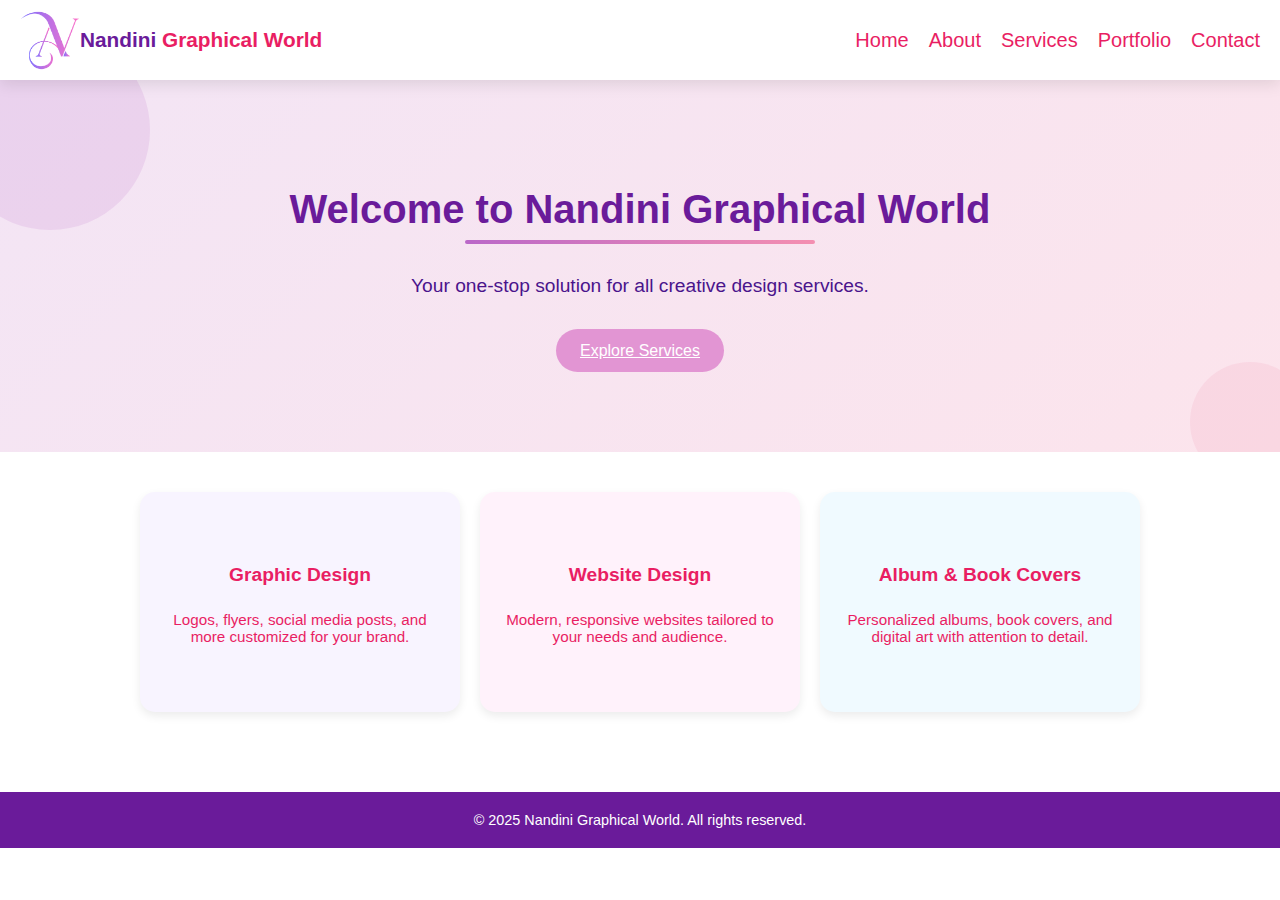
<file: index.html>
<!DOCTYPE html>
<html lang="en">

<head>
    <meta charset="UTF-8" />
    <meta name="viewport" content="width=device-width, initial-scale=1.0" />
    <title>Nandini Graphical World</title>
    <link rel="stylesheet" href="style.css" />
</head>

<body>
    <nav class="navbar">
        <div class="logo1">
            <img src="./logo.png" alt="">
        </div>
        <div class="logo">Nandini <span>Graphical World</span> </div>
        <ul class="nav-links">
            <li><a href="index.html">Home</a></li>
            <li><a href="about.html">About</a></li>
            <li><a href="services.html">Services</a></li>
            <li><a href="portfolio.html">Portfolio</a></li>
            <li><a href="contact.html">Contact</a></li>
        </ul>
    </nav>

    <section class="hero-section">
        <h1>Welcome to Nandini Graphical World</h1>
        <p>Your one-stop solution for all creative design services.</p>
        <a href="services.html" class="btn">Explore Services</a>
    </section>

    <section class="services-grid"
        style="display: flex; flex-wrap: wrap; justify-content: center; gap: 20px; padding: 40px;">
        <div class="service-card"
            style="background-color: #f8f4ff; border-radius: 15px; padding: 20px; width: 280px; text-align: center;">
            <h3>Graphic Design</h3>
            <p>Logos, flyers, social media posts, and more customized for your brand.</p>
        </div>
        <div class="service-card"
            style="background-color: #fff2fb; border-radius: 15px; padding: 20px; width: 280px; text-align: center;">
            <h3>Website Design</h3>
            <p>Modern, responsive websites tailored to your needs and audience.</p>
        </div>
        <div class="service-card"
            style="background-color: #f0faff; border-radius: 15px; padding: 20px; width: 280px; text-align: center;">
            <h3>Album & Book Covers</h3>
            <p>Personalized albums, book covers, and digital art with attention to detail.</p>
        </div>
    </section>


    <footer>
        &copy; 2025 Nandini Graphical World. All rights reserved.
    </footer>

</body>


</html>
</file>
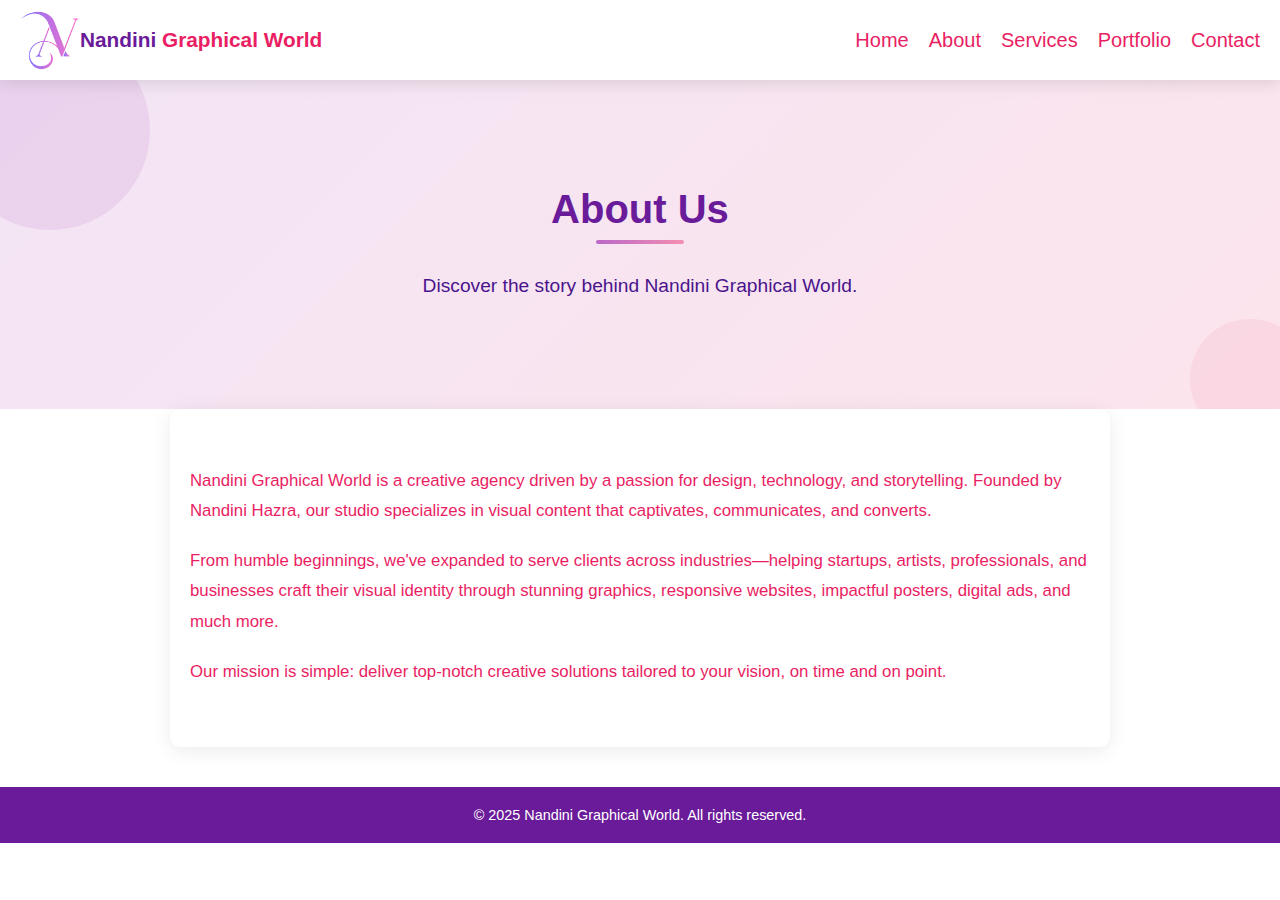
<file: about.html>
<!DOCTYPE html>
<html lang="en">

<head>
    <meta charset="UTF-8" />
    <meta name="viewport" content="width=device-width, initial-scale=1.0" />
    <title>About - Nandini Graphical World</title>
    <link rel="stylesheet" href="style.css" />
</head>

<body>
    <nav class="navbar">
        <div class="logo1">
            <img src="./logo.png" alt="">
        </div>
        <div class="logo">Nandini <span>Graphical World</span></div>
        <ul class="nav-links">
            <li><a href="index.html">Home</a></li>
            <li><a href="about.html" class="active">About</a></li>
            <li><a href="services.html">Services</a></li>
            <li><a href="portfolio.html">Portfolio</a></li>
            <li><a href="contact.html">Contact</a></li>
        </ul>
    </nav>

    <section class="hero-section">
        <h1>About Us</h1>
        <p>Discover the story behind Nandini Graphical World.</p>
    </section>

    <section class="about-container" style="padding: 40px 20px; max-width: 900px; margin: auto; line-height: 1.8;">
        <p>Nandini Graphical World is a creative agency driven by a passion for design, technology, and storytelling.
            Founded by Nandini Hazra, our studio specializes in visual content that captivates, communicates, and
            converts.</p>

        <p>From humble beginnings, we've expanded to serve clients across industries—helping startups, artists,
            professionals, and businesses craft their visual identity through stunning graphics, responsive websites,
            impactful posters, digital ads, and much more.</p>

        <p>Our mission is simple: deliver top-notch creative solutions tailored to your vision, on time and on point.
        </p>
    </section>

    <footer>
        &copy; 2025 Nandini Graphical World. All rights reserved.
    </footer>
</body>

</html>
</file>
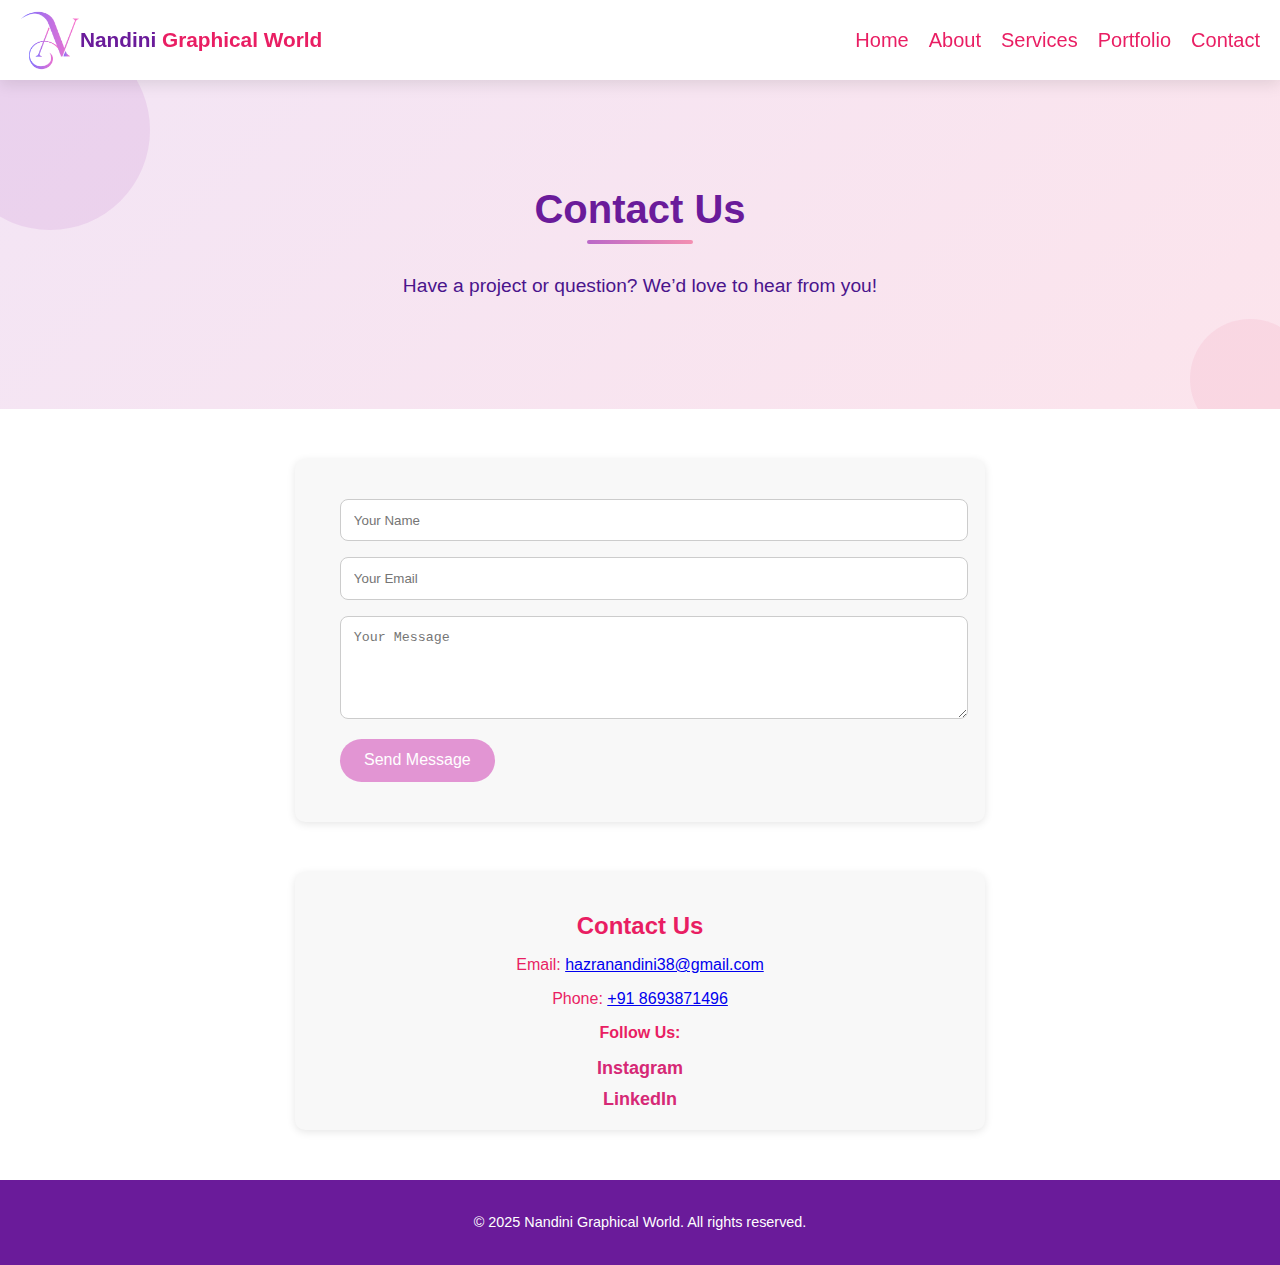
<file: contact.html>
<!DOCTYPE html>
<html lang="en">

<head>
    <meta charset="UTF-8" />
    <meta name="viewport" content="width=device-width, initial-scale=1.0" />
    <title>Contact - Nandini Graphical World</title>
    <link rel="stylesheet" href="style.css" />
</head>

<body>
    <header>
        <nav class="navbar">
            <div class="logo1">
                <img src="./logo.png" alt="">
            </div>
            <div class="logo">Nandini <span>Graphical World</span></div>
            <ul class="nav-links">
                <li><a href="index.html">Home</a></li>
                <li><a href="about.html">About</a></li>
                <li><a href="services.html">Services</a></li>
                <li><a href="portfolio.html">Portfolio</a></li>
                <li><a href="contact.html" class="active">Contact</a></li>
            </ul>
        </nav>
    </header>

    <main class="contact-section">
        <section class="hero-section">
            <h1>Contact Us</h1>
            <p>Have a project or question? We’d love to hear from you!</p>
        </section>

        <section class="contact-container" style="padding: 40px 20px;">
            <form action="https://formspree.io/f/mnqeyzgp" method="POST" style="max-width: 600px; margin: auto;">
                <div style="margin-bottom: 1rem;">
                    <input type="text" name="name" placeholder="Your Name" required
                        style="width: 100%; padding: 0.8rem; border: 1px solid #ccc; border-radius: 8px;">
                </div>
                <div style="margin-bottom: 1rem;">
                    <input type="email" name="email" placeholder="Your Email" required
                        style="width: 100%; padding: 0.8rem; border: 1px solid #ccc; border-radius: 8px;">
                </div>
                <div style="margin-bottom: 1rem;">
                    <textarea name="message" placeholder="Your Message" rows="5" required
                        style="width: 100%; padding: 0.8rem; border: 1px solid #ccc; border-radius: 8px;"></textarea>
                </div>
                <button type="submit" class="btn">Send Message</button>
            </form>
        </section>

        <div class="contact-container" style="padding: 20px; text-align: center;">
            <h2>Contact Us</h2>
            <p>Email: <a href="mailto:hazranandini38@gmail.com">hazranandini38@gmail.com</a></p>
            <p>Phone: <a href="tel:+918693871496">+91 8693871496</a></p>

            <div class="social-links">
                <p><strong>Follow Us:</strong></p>
                <a href="https://www.instagram.com/nandinihazra23/" target="_blank">Instagram</a> 
                <a href="https://www.linkedin.com/in/nandini-hazra-37332a355/" target="_blank">LinkedIn</a>
            </div>
        </div>
    </main>

    <footer>
        <p>&copy; 2025 Nandini Graphical World. All rights reserved.</p>
    </footer>
</body>

</html>
</file>
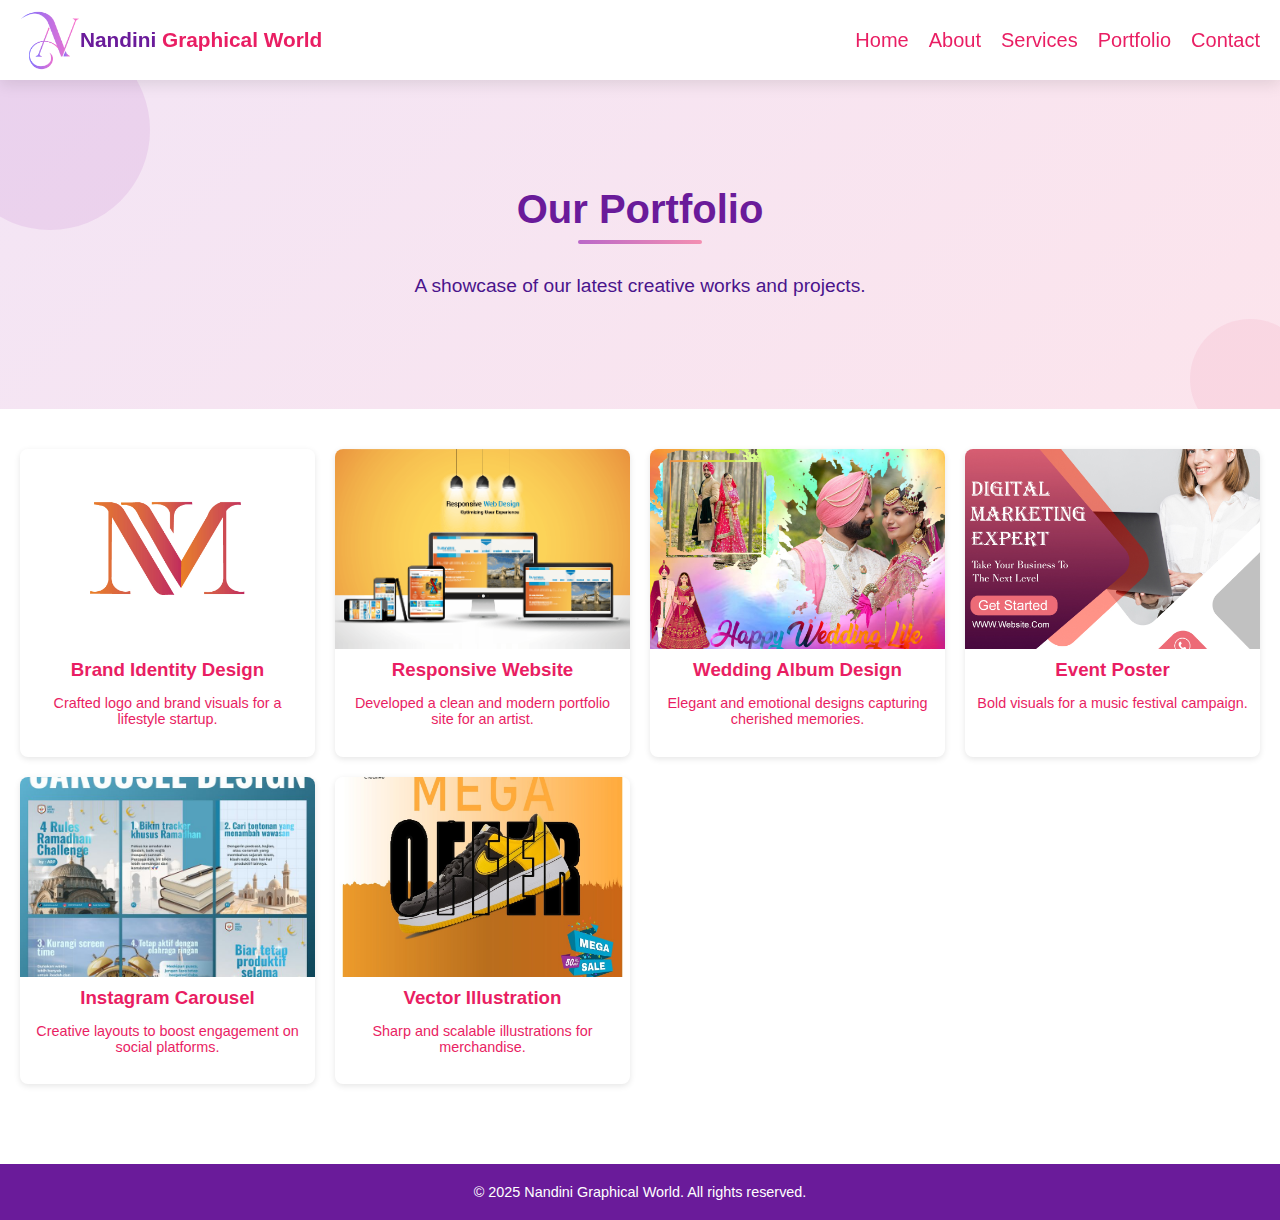
<file: portfolio.html>
<!DOCTYPE html>
<html lang="en">

<head>
    <meta charset="UTF-8" />
    <meta name="viewport" content="width=device-width, initial-scale=1.0" />
    <title>Portfolio - Nandini Graphical World</title>
    <link rel="stylesheet" href="style.css" />
</head>

<body>
    <nav class="navbar">
        <div class="logo1">
            <img src="./logo.png" alt="">
        </div>
        <div class="logo">Nandini <span>Graphical World</span></div>
        <ul class="nav-links">
            <li><a href="index.html">Home</a></li>
            <li><a href="about.html">About</a></li>
            <li><a href="services.html">Services</a></li>
            <li><a href="portfolio.html" class="active">Portfolio</a></li>
            <li><a href="contact.html">Contact</a></li>
        </ul>
    </nav>

    <section class="hero-section">
        <h1>Our Portfolio</h1>
        <p>A showcase of our latest creative works and projects.</p>
    </section>

    <section class="portfolio-grid"
        style="display: grid; grid-template-columns: repeat(auto-fit, minmax(280px, 1fr)); gap: 20px; padding: 40px 20px;">
        <div class="portfolio-card">
            <img src="./assetsgraphic-design.jpg" alt="Graphic Design Work">
            <h3>Brand Identity Design</h3>
            <p>Crafted logo and brand visuals for a lifestyle startup.</p>
        </div>
        <div class="portfolio-card">
            <img src="./Responsive Website.png" alt="Website Design">
            <h3>Responsive Website</h3>
            <p>Developed a clean and modern portfolio site for an artist.</p>
        </div>
        <div class="portfolio-card">
            <img src="./our-wedding.jpg" alt="Album Design">
            <h3>Wedding Album Design</h3>
            <p>Elegant and emotional designs capturing cherished memories.</p>
        </div>
        <div class="portfolio-card">
            <img src="./digital-card.jpg" alt="Poster Design">
            <h3>Event Poster</h3>
            <p>Bold visuals for a music festival campaign.</p>
        </div>
        <div class="portfolio-card">
            <img src="./Instagram Carousel.jpg" alt="Social Media Posts">
            <h3>Instagram Carousel</h3>
            <p>Creative layouts to boost engagement on social platforms.</p>
        </div>
        <div class="portfolio-card">
            <img src="./Vector Illustration.jpeg" alt="Vector Tracing">
            <h3>Vector Illustration</h3>
            <p>Sharp and scalable illustrations for merchandise.</p>
        </div>
    </section>

    <footer>
        &copy; 2025 Nandini Graphical World. All rights reserved.
    </footer>
</body>

</html>
</file>
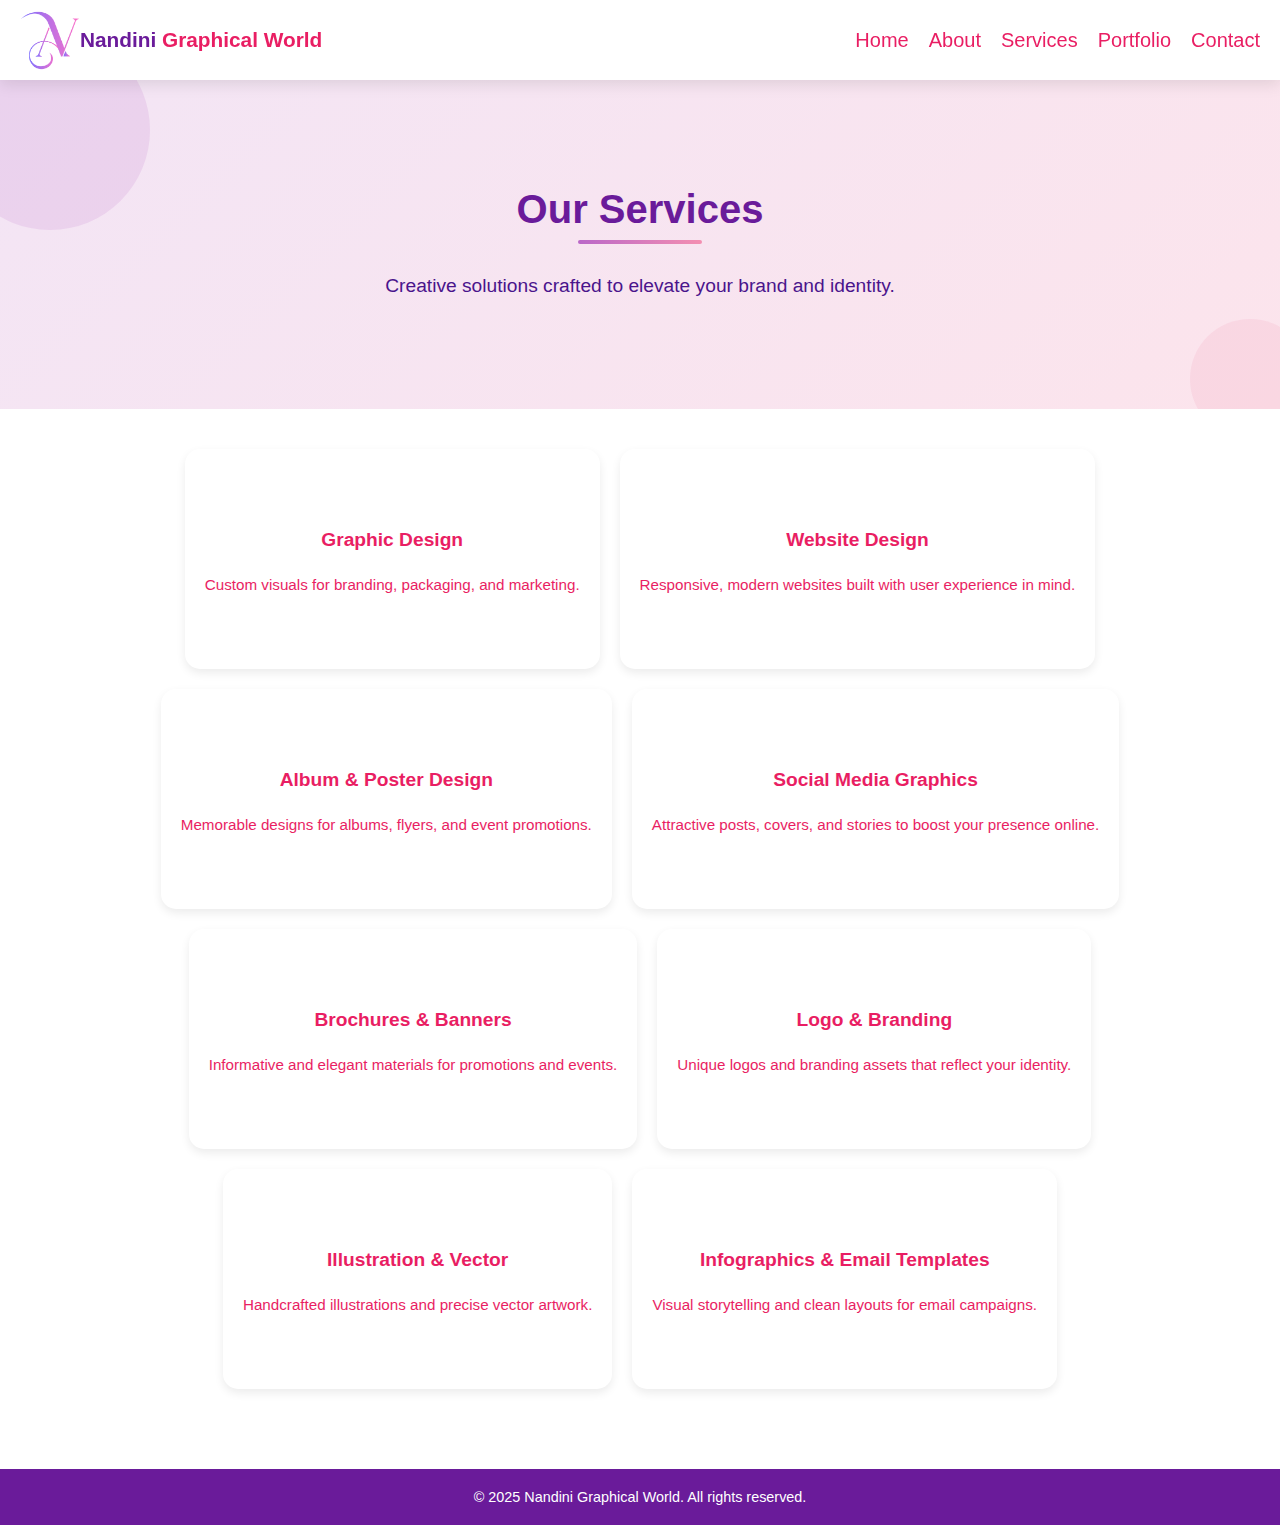
<file: services.html>
<!DOCTYPE html>
<html lang="en">

<head>
    <meta charset="UTF-8" />
    <meta name="viewport" content="width=device-width, initial-scale=1.0" />
    <title>Services - Nandini Graphical World</title>
    <link rel="stylesheet" href="style.css" />
</head>

<body>
    <nav class="navbar">
        <div class="logo1">
            <img src="./logo.png" alt="">
        </div>
        <div class="logo">Nandini <span>Graphical World</span></div>
        <ul class="nav-links">
            <li><a href="index.html">Home</a></li>
            <li><a href="about.html">About</a></li>
            <li><a href="services.html">Services</a></li>
            <li><a href="portfolio.html">Portfolio</a></li>
            <li><a href="contact.html">Contact</a></li>
        </ul>
    </nav>

    <section class="hero-section">
        <h1>Our Services</h1>
        <p>Creative solutions crafted to elevate your brand and identity.</p>
    </section>

    <section class="services-grid"
        style="display: flex; flex-wrap: wrap; justify-content: center; gap: 20px; padding: 40px 20px;">
        <div class="service-card">
            <h3>Graphic Design</h3>
            <p>Custom visuals for branding, packaging, and marketing.</p>
        </div>
        <div class="service-card">
            <h3>Website Design</h3>
            <p>Responsive, modern websites built with user experience in mind.</p>
        </div>
        <div class="service-card">
            <h3>Album & Poster Design</h3>
            <p>Memorable designs for albums, flyers, and event promotions.</p>
        </div>
        <div class="service-card">
            <h3>Social Media Graphics</h3>
            <p>Attractive posts, covers, and stories to boost your presence online.</p>
        </div>
        <div class="service-card">
            <h3>Brochures & Banners</h3>
            <p>Informative and elegant materials for promotions and events.</p>
        </div>
        <div class="service-card">
            <h3>Logo & Branding</h3>
            <p>Unique logos and branding assets that reflect your identity.</p>
        </div>
        <div class="service-card">
            <h3>Illustration & Vector</h3>
            <p>Handcrafted illustrations and precise vector artwork.</p>
        </div>
        <div class="service-card">
            <h3>Infographics & Email Templates</h3>
            <p>Visual storytelling and clean layouts for email campaigns.</p>
        </div>
    </section>

    <footer>
        &copy; 2025 Nandini Graphical World. All rights reserved.
    </footer>


</body>

</html>
</file>
<file: style.css>
Base Colors
:root {
  --primary-color: #e295d3;  /* rose pink */
  --secondary-color: #b39ddb;  /* soft lavender */
  --background-color: #ffffff;
  --text-color: #2e2e2e;
  --accent-color: #6a1b9a;
}

body {
  margin: 0;
  font-family: 'Segoe UI', Tahoma, Geneva, Verdana, sans-serif;
  background-color: var(--background-color);
  color: var(--text-color);
}


.navbar {
  display: flex;
  justify-content: space-between;
  align-items: center;
  padding: 1rem 2rem;
  background: linear-gradient(to right, var(--primary-color), var(--secondary-color));
  color: white;
}

.service-card {
    transition: transform 0.3s ease, box-shadow 0.3s ease, background-color 0.3s ease;
    cursor: pointer;
}

/* Hover effect */
.service-card:hover {
    transform: translateY(-8px);
    box-shadow: 0 8px 20px rgba(0,0,0,0.15);
}

/* Optional: Slight background brightness on hover */
.service-card:hover {
    filter: brightness(1.05);
}


.logo1 img {
  height: 65px;
  width: 60px;
  display: flex;
}

.logo {
  font-size: 1.8rem;
  font-weight: bold;
  margin-right: auto;
}

.logo span {
  color: var(--accent-color);
}

.nav-links {
  list-style: none;
  display: flex;
  gap: 1.5rem;
}

.nav-links a {
  color: white;
  text-decoration: none;
  font-weight: 500;
  font-size: 20px;
  transition: color 0.3s;
}

.nav-links a:hover {
  color: var(--accent-color);
}

.hero-section {
  display: flex;
  align-items: center;
  justify-content: center;
  flex-direction: column;
  text-align: center;
  padding: 100px 20px;
  background: linear-gradient(to bottom right, #fce4ec, #ede7f6);
}

.hero-section h1 {
  font-size: 2.8rem;
  margin-bottom: 1rem;
  color: var(--accent-color);
}

.hero-section p {
  font-size: 1.2rem;
  margin-bottom: 2rem;
}

.btn {
  background-color: var(--primary-color);
  color: white;
  padding: 0.8rem 1.5rem;
  border: none;
  border-radius: 25px;
  font-size: 1rem;
  cursor: pointer;
  transition: background-color 0.3s ease;
}

.btn:hover {
  background-color: var(--accent-color);
}

footer {
  text-align: center;
  padding: 1rem;
  background-color: var(--secondary-color);
  color: white;
  font-size: 0.9rem;
}


/* Base Colors */
:root {
  --primary-color: #e295d3;  /* rose pink */
  --secondary-color: #b39ddb;  /* soft lavender */
  --background-color: #ffffff;
  --text-color: #e91e63;
  --accent-color: #6a1b9a;
}

body {
  margin: 0;
  font-family: 'Segoe UI', Tahoma, Geneva, Verdana, sans-serif;
  background-color: var(--background-color);
  color: var(--text-color);
}

.navbar {
  display: flex;
  justify-content: space-between;
  align-items: center;
  padding: 1rem 2rem;
  background: linear-gradient(to right, var(--primary-color), var(--secondary-color));
  color: white;
}

.logo {
  font-size: 1.8rem;
  font-weight: bold;
}

.logo span {
  color: var(--accent-color);
}

.nav-links {
  list-style: none;
  display: flex;
  gap: 1.5rem;
}

.nav-links a {
  color: white;
  text-decoration: none;
  font-weight: 500;
  transition: color 0.3s;
}

.nav-links a:hover {
  color: var(--accent-color);
}

.hero-section {
  display: flex;
  align-items: center;
  justify-content: center;
  flex-direction: column;
  text-align: center;
  padding: 100px 20px;
  background: linear-gradient(to bottom right, #fce4ec, #ede7f6);
}

.hero-section h1 {
  font-size: 2.8rem;
  margin-bottom: 1rem;
  color: var(--accent-color);
}

.hero-section p {
  font-size: 1.2rem;
  margin-bottom: 2rem;
}

.btn {
  background-color: var(--primary-color);
  color: white;
  padding: 0.8rem 1.5rem;
  border: none;
  border-radius: 25px;
  font-size: 1rem;
  cursor: pointer;
  transition: background-color 0.3s ease;
}

.btn:hover {
  background-color: var(--accent-color);
}

footer {
  text-align: center;
  padding: 1rem;
  background-color: var(--secondary-color);
  color: white;
  font-size: 0.9rem;
}

/* Portfolio Lightbox */
.lightbox {
  display: none;
  position: fixed;
  top: 0;
  left: 0;
  width: 100%;
  height: 100%;
  background-color: rgba(0, 0, 0, 0.9);
  justify-content: center;
  align-items: center;
  z-index: 999;
}

.lightbox img {
  max-width: 90%;
  max-height: 90%;
  border-radius: 10px;
}

.lightbox.active {
  display: flex;
}

/* Responsive Design */
@media (max-width: 768px) {
  .nav-links {
    flex-direction: column;
    gap: 1rem;
  }

  .hero-section h1 {
    font-size: 2rem;
  }

  .services-grid,
  .portfolio-grid,
  .contact-container {
    flex-direction: column;
    align-items: center;
  }

  .service-card,
  .portfolio-item,
  .about-container {
    width: 100%;
    margin-bottom: 1rem;
  }
}

/* .reveal {
  opacity: 0;
  transform: translateY(20px);
  transition: all 0.8s ease;
}

.reveal.active {
  opacity: 1;
  transform: translateY(0);
} */

/* Lightbox Close Button */
.lightbox::after {
  content: '✖';
  position: absolute;
  top: 20px;
  right: 30px;
  font-size: 2rem;
  color: white;
  cursor: pointer;
}

.portfolio-card {
    background: #fff;
    border-radius: 8px;
    box-shadow: 0 2px 6px rgba(0,0,0,0.1);
    overflow: hidden;
    text-align: center;
    transition: transform 0.3s ease, box-shadow 0.3s ease;
    cursor: pointer;
}

.portfolio-card img {
    width: 100%;
    height: 200px;
    object-fit: cover;
    display: block;
    transition: transform 0.3s ease;
}

/* Hover Effect */
.portfolio-card:hover {
    transform: translateY(-8px);
    box-shadow: 0 8px 20px rgba(0,0,0,0.2);
}

.portfolio-card:hover img {
    transform: scale(1.05);
}

.portfolio-card h3 {
    margin: 10px 0 5px;
}

.portfolio-card p {
    padding: 0 10px 15px;
    font-size: 0.9rem;
}


.services-grid {
    display: grid;
    grid-template-columns: repeat(auto-fit, minmax(250px, 1fr));
    gap: 20px;
    padding: 40px 20px;
}

.service-card {
    position: relative;
    background: white;
    padding: 20px;
    border-radius: 15px;
    text-align: center;
    box-shadow: 0 4px 10px rgba(0, 0, 0, 0.08);
    min-height: 180px;
    display: flex;
    flex-direction: column;
    justify-content: center;
    transition: all 0.3s ease;
    overflow: hidden;
}

.service-card::before {
    content: "";
    position: absolute;
    top: -2px;
    left: -2px;
    right: -2px;
    bottom: -2px;
    border-radius: 15px;
    background: linear-gradient(45deg, #ff7eb3, #ff758c, #ffb199, #f6d365, #a1ffce, #fbc2eb);
    background-size: 400% 400%;
    z-index: -1;
    transition: opacity 0.3s ease;
    opacity: 0;
}

.service-card:hover::before {
    opacity: 1;
    animation: gradientMove 4s linear infinite;
}

.service-card h3 {
    font-size: 1.2rem;
    font-weight: bold;
    margin-bottom: 10px;
    color: #e91e63;
}

.service-card p {
    color: #e91e63;
    font-size: 0.95rem;
}

@keyframes gradientMove {
    0% { background-position: 0% 50%; }
    50% { background-position: 100% 50%; }
    100% { background-position: 0% 50%; }
}


/* --- Floating background shapes --- */
.hero-section::before,
.hero-section::after {
    content: "";
    position: absolute;
    border-radius: 50%;
    opacity: 0.15;
    z-index: 0;
    animation: float 10s infinite ease-in-out alternate;
}

/* Left big shape */
.hero-section::before {
    width: 200px;
    height: 200px;
    background: #ba68c8;
    top: -50px;
    left: -50px;
}

/* Right small shape */
.hero-section::after {
    width: 120px;
    height: 120px;
    background: #f48fb1;
    bottom: -30px;
    right: -30px;
    animation-duration: 12s;
}

/* Floating animation */
@keyframes float {
    0% { transform: translateY(0) rotate(0deg); }
    100% { transform: translateY(-20px) rotate(20deg); }
}

/* Ensure hero content stays on top of shapes */
.hero-section h1,
.hero-section p {
    position: relative;
    z-index: 1;
}

/* Navbar basic styling (you can keep yours if already done) */
.navbar {
    display: flex;
    align-items: center;
    justify-content: space-between;
    background: #fff;
    padding: 10px 20px;
    box-shadow: 0 4px 15px rgba(0,0,0,0.1);
    position: sticky;
    top: 0;
    z-index: 10;
}
.navbar .logo1 img {
    height: 60px;
}
.navbar .logo {
    font-size: 1.3rem;
    font-weight: bold;
    color: #6a1b9a;
}
.navbar .logo span {
    color: #e91e63;
}
.navbar .nav-links {
    display: flex;
    gap: 20px;
    list-style: none;
}
.navbar .nav-links a {
    text-decoration: none;
    color:#e91e63 ;
    transition: color 0.3s;
}
.navbar .nav-links a:hover {
    color: #333;
}

/* Hero Section */
.hero-section {
    text-align: center;
    padding: 80px 20px;
    background: linear-gradient(135deg, #f3e5f5, #fce4ec);
    position: relative;
    overflow: hidden;
}
.hero-section h1 {
    font-size: 2.5rem;
    color: #6a1b9a;
    position: relative;
    display: inline-block;
}
.hero-section h1::after {
    content: "";
    display: block;
    height: 4px;
    width: 50%;
    background: linear-gradient(to right, #ba68c8, #f48fb1);
    margin: 8px auto 0;
    border-radius: 2px;
    animation: underlineMove 2s infinite alternate;
}
@keyframes underlineMove {
    0% { width: 50%; }
    100% { width: 80%; }
}
.hero-section p {
    font-size: 1.2rem;
    color: #4a148c;
    margin-top: 15px;
}

/* About Section */
.about-container {
    background: #fff;
    box-shadow: 0 4px 20px rgba(0,0,0,0.08);
    border-radius: 10px;
    padding: 40px 20px;
    margin-top: -30px;
    position: relative;
    z-index: 2;
}
.about-container p {
    font-size: 1.05rem;
    color: #e91e63;
    margin-bottom: 20px;
}
.about-container p strong {
    color: #8e24aa;
}

/* Scroll reveal animation */
.reveal {
    opacity: 0;
    transform: translateY(40px);
    transition: all 0.8s ease;
}
.reveal.active {
    opacity: 1;
    transform: translateY(0);
}

/* Footer */
footer {
    text-align: center;
    padding: 20px;
    background: #6a1b9a;
    color: white;
    margin-top: 40px;
}


 .contact-container {
            max-width: 650px;
            margin: 50px auto;
            padding: 20px;
            border-radius: 10px;
            background: #f8f8f8;
            box-shadow: 0 2px 8px rgba(0, 0, 0, 0.1);
        }

        .contact-container h2 {
            margin-bottom: 15px;
        }

        .social-links a {
            display: block;
            text-decoration: none;
            font-size: 18px;
            font-weight: bold;
            color: #d62976;
            margin-top: 10px;
            transition: color 0.3s;
        }

        .social-links a:hover {
            color: #333;
            /* Instagram pink */
        }
</file>
